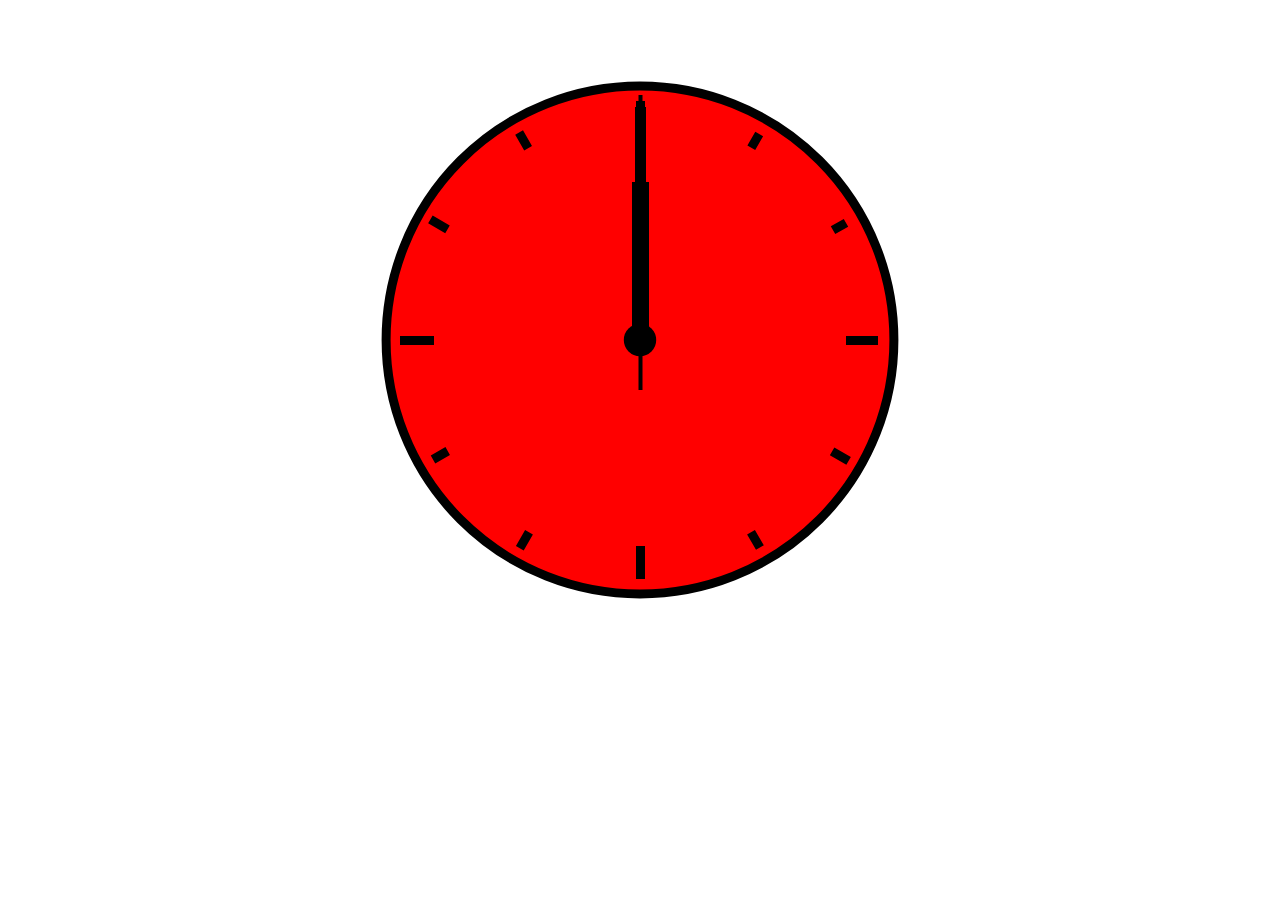
<file: analogClock/index.html>
<!DOCTYPE html>
<html lang="en-US">

<head>
    <meta charset="UTF-8">
    <meta name="viewport" content="width=device-width, initial-scale=1">
    <title>A Digital Analog Clock</title>
    <link rel="stylesheet" href="digitalAnalogClock.css" type="text/css" media="all">
    <script src="digitalAnalogClock.js" defer></script>
</head>

<body>
<main class="main">
    <div class="clockbox">
        <svg id="clock" xmlns="http://www.w3.org/2000/svg" width="600" height="600" viewBox="0 0 600 600">
            <g id="face">
                <circle class="circle" cx="300" cy="300" r="253.9"/>
                <path class="hour-marks" d="M300.5 94V61M506 300.5h32M300.5 506v33M94 300.5H60M411.3 107.8l7.9-13.8M493 190.2l13-7.4M492.1 411.4l16.5 9.5M411 492.3l8.9 15.3M189 492.3l-9.2 15.9M107.7 411L93 419.5M107.5 189.3l-17.1-9.9M188.1 108.2l-9-15.6"/>
                <circle class="mid-circle" cx="300" cy="300" r="16.2"/>
            </g>
            <g id="hour">
                <path class="hour-arm" d="M300.5 298V142"/>
                <circle class="sizing-box" cx="300" cy="300" r="253.9"/>
            </g>
            <g id="minute">
                <path class="minute-arm" d="M300.5 298V67"/>
                <circle class="sizing-box" cx="300" cy="300" r="253.9"/>
            </g>
            <g id="second">
                <path class="second-arm" d="M300.5 350V55"/>
                <circle class="sizing-box" cx="300" cy="300" r="253.9"/>
            </g>
        </svg>
    </div><!-- .clockbox -->
</main>

</body>

</html>
</file>
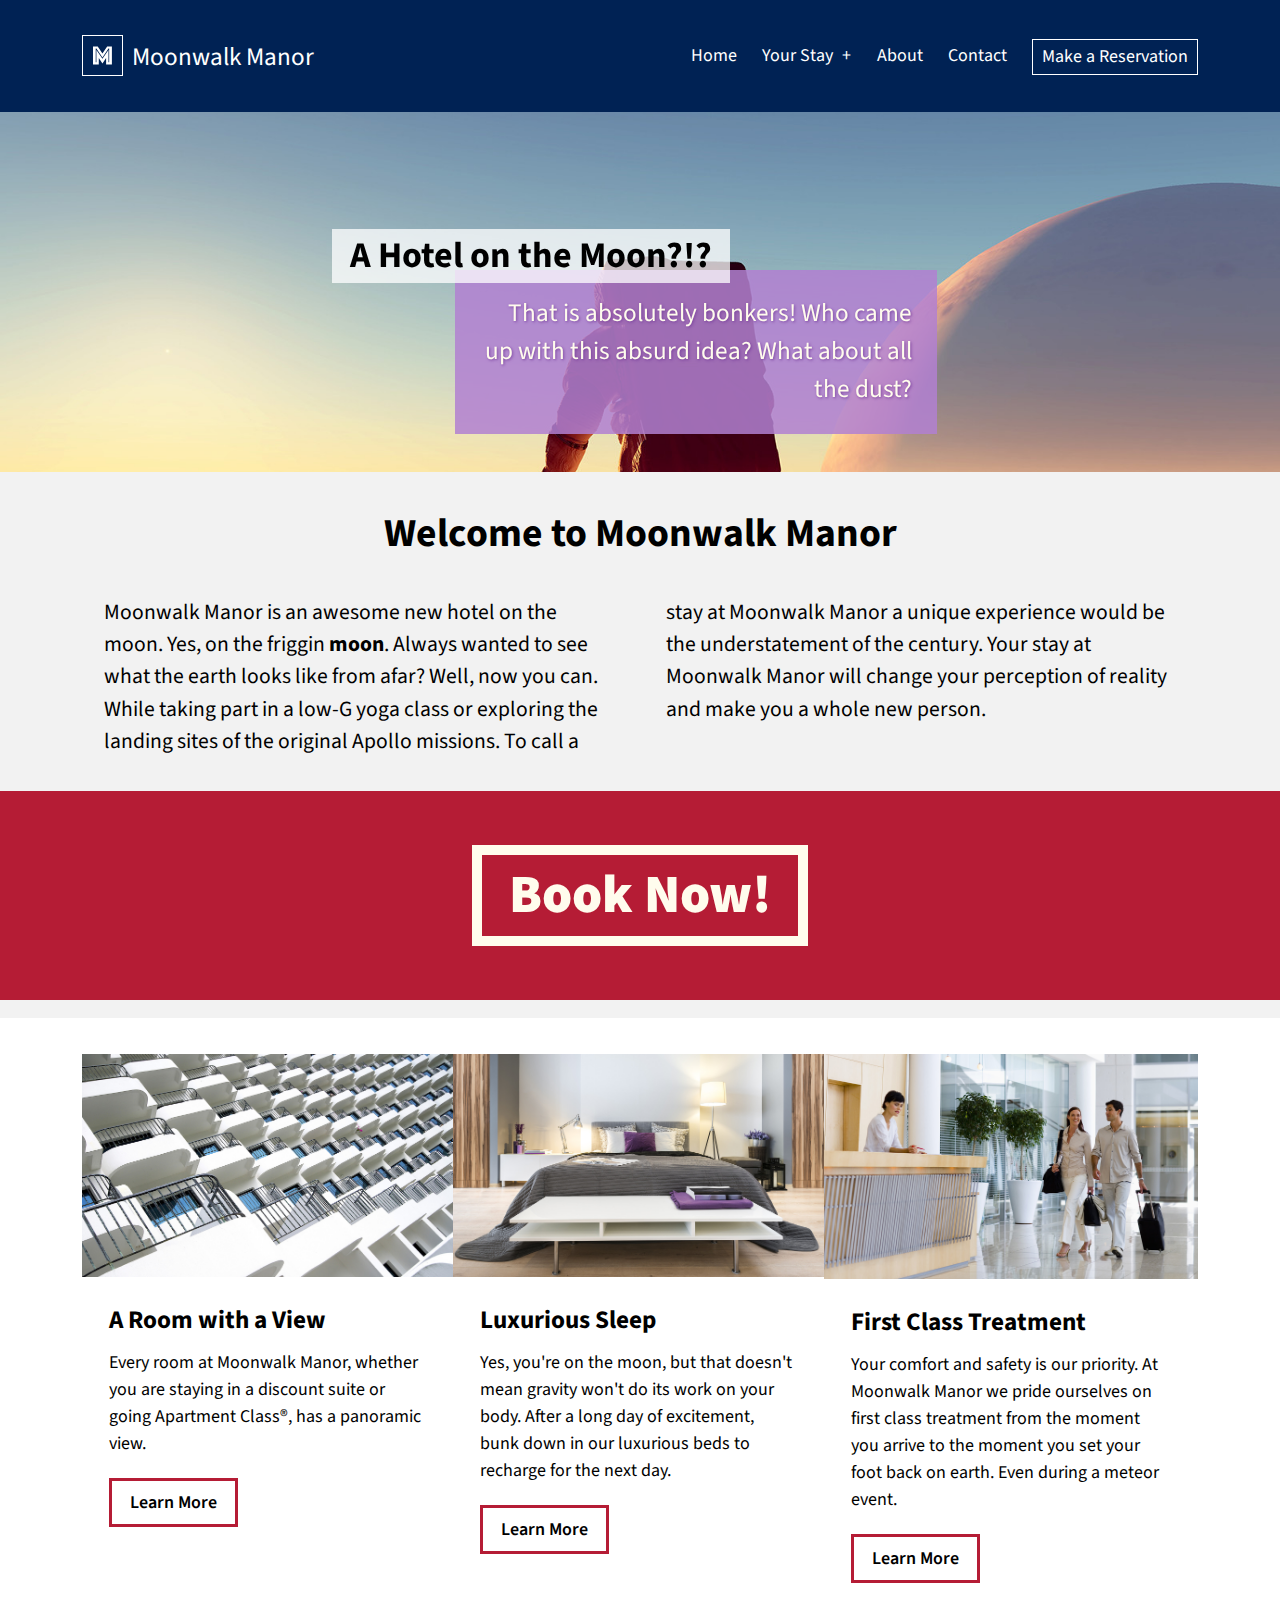
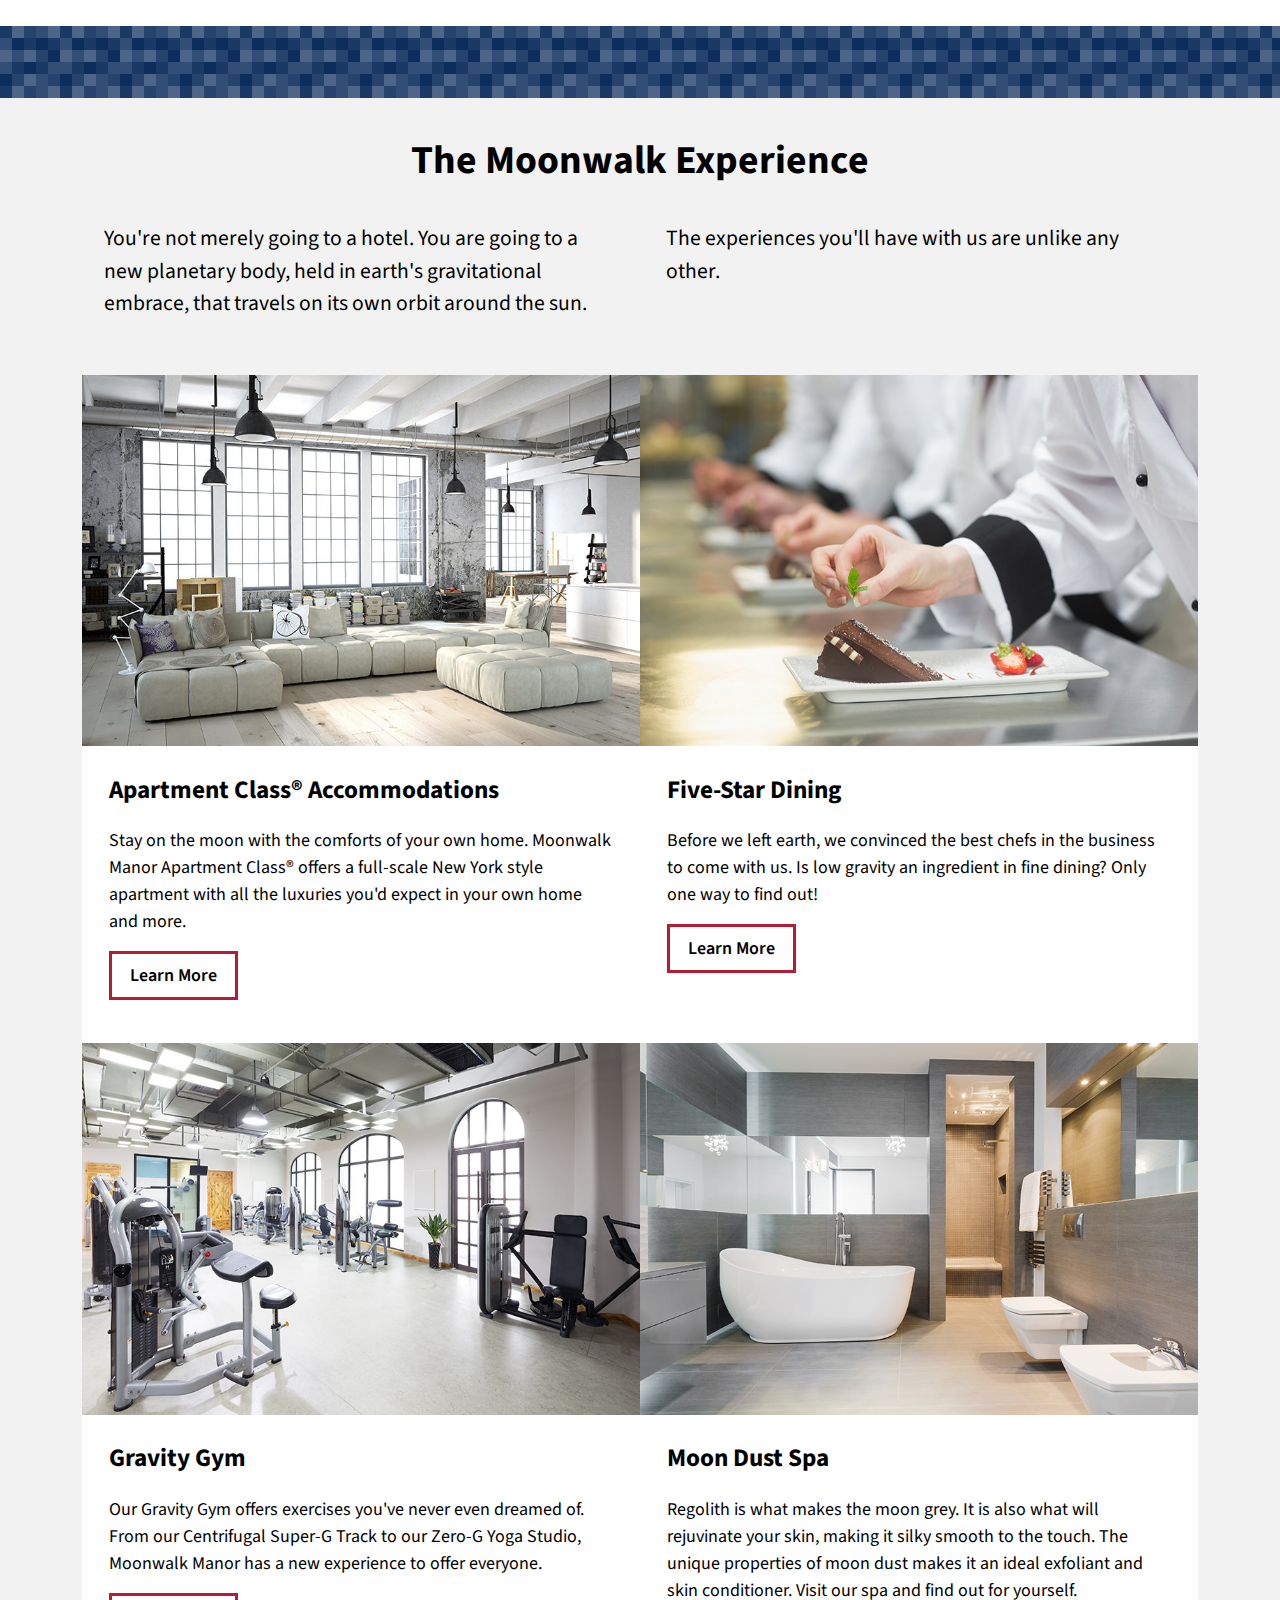
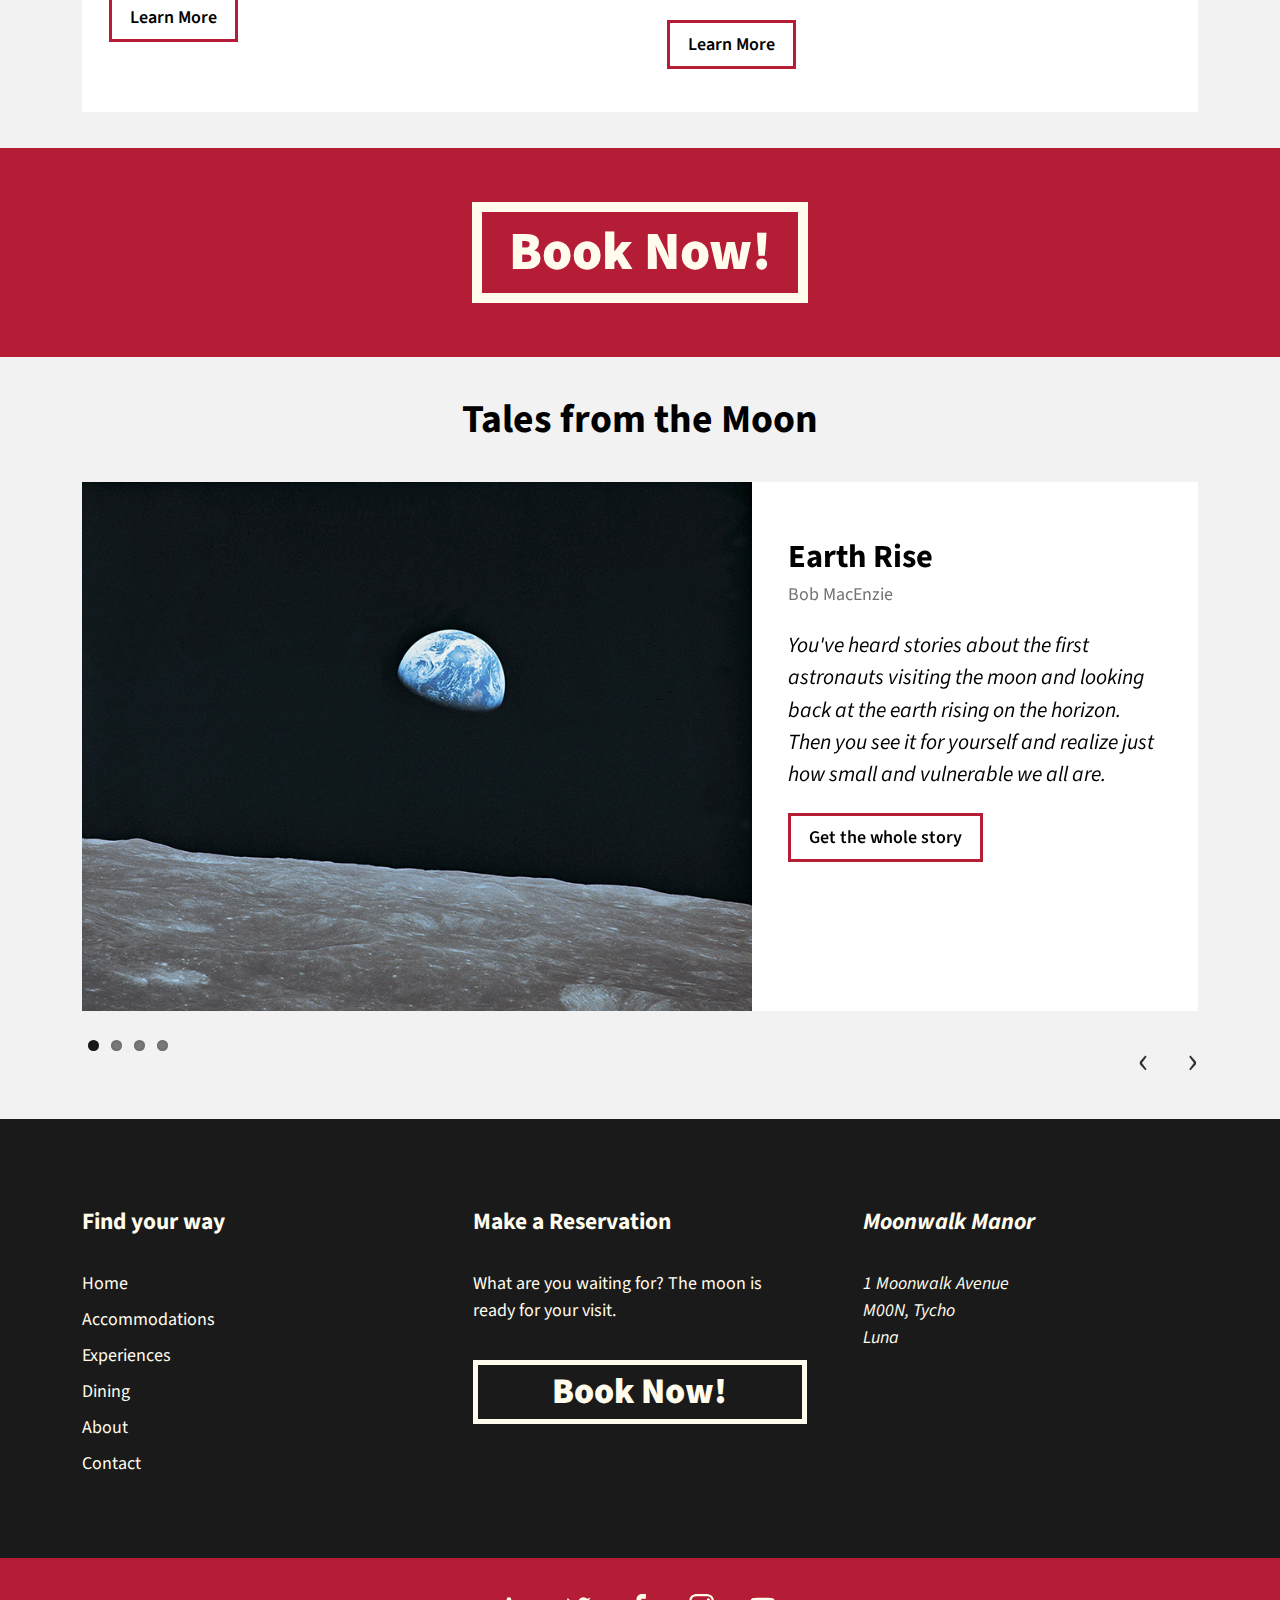
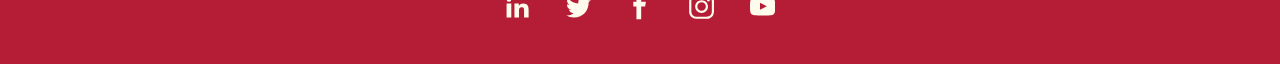
<file: Moonpractice/index.html>
<!DOCTYPE html>
<html lang="en-US">

<head>
    <meta charset="UTF-8">
    <meta name="viewport" content="width=device-width, initial-scale=1">
    <title>Moonwalk Manor - Your Haven in Space</title>
    <link rel="stylesheet" href="//fonts.googleapis.com/css?family=Source+Sans+Pro:400,400i,700,700i,900,900i" type="text/css" media="all">
    <link rel="stylesheet" href="style-main.css" type="text/css" media="all">

    <script src="JS/script.js" defer></script>
    <script src="JS/libs/flexibility.js"></script>
    <script>
        /*! grunt-grunticon Stylesheet Loader - v2.1.6 | https://github.com/filamentgroup/grunticon | (c) 2015 Scott Jehl, Filament Group, Inc. | MIT license. */
        !function(){function e(e,n,t){"use strict";var o=window.document.createElement("link"),r=n||window.document.getElementsByTagName("script")[0],a=window.document.styleSheets;return o.rel="stylesheet",o.href=e,o.media="only x",r.parentNode.insertBefore(o,r),o.onloadcssdefined=function(e){for(var n,t=0;t<a.length;t++)a[t].href&&a[t].href===o.href&&(n=!0);n?e():setTimeout(function(){o.onloadcssdefined(e)})},o.onloadcssdefined(function(){o.media=t||"all"}),o}function n(e,n){e.onload=function(){e.onload=null,n&&n.call(e)},"isApplicationInstalled"in navigator&&"onloadcssdefined"in e&&e.onloadcssdefined(n)}!function(t){var o=function(r,a){"use strict";if(r&&3===r.length){var i=t.navigator,c=t.document,s=t.Image,d=!(!c.createElementNS||!c.createElementNS("http://www.w3.org/2000/svg","svg").createSVGRect||!c.implementation.hasFeature("http://www.w3.org/TR/SVG11/feature#Image","1.1")||t.opera&&-1===i.userAgent.indexOf("Chrome")||-1!==i.userAgent.indexOf("Series40")),l=new s;l.onerror=function(){o.method="png",o.href=r[2],e(r[2])},l.onload=function(){var t=1===l.width&&1===l.height,i=r[t&&d?0:t?1:2];t&&d?o.method="svg":t?o.method="datapng":o.method="png",o.href=i,n(e(i),a)},l.src="[data-uri]",c.documentElement.className+=" grunticon"}};o.loadCSS=e,o.onloadCSS=n,t.grunticon=o}(this),function(e,n){"use strict";var t=n.document,o="grunticon:",r=function(e){if(t.attachEvent?"complete"===t.readyState:"loading"!==t.readyState)e();else{var n=!1;t.addEventListener("readystatechange",function(){n||(n=!0,e())},!1)}},a=function(e){return n.document.querySelector('link[href$="'+e+'"]')},i=function(e){var n,t,r,a,i,c,s={};if(n=e.sheet,!n)return s;t=n.cssRules?n.cssRules:n.rules;for(var d=0;d<t.length;d++)r=t[d].cssText,a=o+t[d].selectorText,i=r.split(");")[0].match(/US\-ASCII\,([^"']+)/),i&&i[1]&&(c=decodeURIComponent(i[1]),s[a]=c);return s},c=function(e){var n,r,a,i;a="data-grunticon-embed";for(var c in e){i=c.slice(o.length);try{n=t.querySelectorAll(i)}catch(s){continue}r=[];for(var d=0;d<n.length;d++)null!==n[d].getAttribute(a)&&r.push(n[d]);if(r.length)for(d=0;d<r.length;d++)r[d].innerHTML=e[c],r[d].style.backgroundImage="none",r[d].removeAttribute(a)}return r},s=function(n){"svg"===e.method&&r(function(){c(i(a(e.href))),"function"==typeof n&&n()})};e.embedIcons=c,e.getCSS=a,e.getIcons=i,e.ready=r,e.svgLoadedCallback=s,e.embedSVG=s}(grunticon,this)}();
        grunticon(["gfx/icons.data.svg.css", "gfx/icons.data.png.css", "gfx/icons.fallback.css"], grunticon.svgLoadedCallback);
    </script>
    <noscript><link href="gfx/icons.fallback.css" rel="stylesheet"></noscript>
</head>

<body>
    <a class="skip-link screen-reader-text" href="#content">Skip to content</a>

    <header class="masthead clear">
        <div class="site-header centered">
            <div class="site-branding">
                <h1 class="site-title"><a href="/"><span class="icon-mmlogo" data-grunticon-embed></span>Moonwalk Manor</a></h1>
            </div><!-- .site-title -->
            <nav id="multi-level-nav" class="menu multi-level-nav">
                <ul>
                    <li><a href="#">Home</a></li>
                    <li class="has-children">
                        <a href="#">Your Stay<button class="dropdown-toggle" aria-expanded="false"><span class="screen-reader-text">Expand child menu</span></button></a>
                        <ul class="sub-menu">
                            <li><a href="#">Experiences</a></li>
                            <li><a href="#">Dining</a></li>
                            <li><a href="#">Amenities</a></li>
                        </ul>
                    </li>
                    <li><a href="#">About</a></li>
                    <li><a href="#">Contact</a></li>
                    <li><a class="reserve" href="#">Make a Reservation</a></li>
                </ul>
            </nav><!-- #multi-level-nav .multi-level-nav -->
        </div><!-- .centered -->

    </header><!-- .masthead -->

    <div id="showcase" class="promo-area">
        <div class="front-slider flexslider">
            <ul class="slides">
                <li>
                    <img src="images/mainpromo/welcome01.jpg" />
                </li>
                <li>
                    <img src="images/mainpromo/welcome02.jpg" />
                </li>
                <li>
                    <img src="images/mainpromo/welcome03.jpg" />
                </li>
                <li>
                    <img src="images/mainpromo/welcome04.jpg" />
                </li>
            </ul>
        </div><!-- .flexslider -->
        <div class="promo-content">
            <div class="promo-text">
                <h2 class="promo-title">A Hotel on the Moon?!?</h2>
                <p class="promo-lede">That is absolutely bonkers! Who came up with this absurd idea? What about all the dust?</p>
            </div><!-- .promo-text -->
        </div><!-- .promo-content -->
    </div><!-- #showcase .promo-area -->

    <main class="main-area">

        <div class="top-pitch centered">
            <h2 class="main-title">Welcome to Moonwalk Manor</h2>
            <p class="teaser two-column">
                Moonwalk Manor is an awesome new hotel on the moon. Yes, on the friggin <strong>moon</strong>. Always wanted to see what the earth looks like from afar? Well, now you can. While taking part in a low-G yoga class or exploring the landing sites of the original Apollo missions. To call a stay at Moonwalk Manor a unique experience would be the understatement of the century. Your stay at Moonwalk Manor will change your perception of reality and make you a whole new person.
            </p>
        </div><!-- .pitch centered -->
        <div class="cta">
            <a href="#" class="hide">Book Now!</a>
            <section id="booking-alert" class="booking-info">
                <div class="centered">
                    <h3 class="content-title">Sorry about that!</h3>
                    <p class="teaser two-column">By some weird coincidence, all the rooms at Moonwalk Manor are booked out for the date you planned to take your trip. Unfortunately we are unable to provide you with sufficient lodging for your party at this time. Moonwalk Manor is very busy and your satisfaction is our top priority. When you take your first steps in the moon dust, your life will change. We are always at your service. Your satisfaction matters to us.</p>
                </div>
            </section><!-- .booking-info -->
        </div><!-- .cta -->

        <section class="main-pitch">
            <div class="three-reasons centered">
                <figure class="reason">
                    <a href="">
                        <img src="images/mainpromo/welcome02.jpg" />
                    </a>
                    <figcaption>
                        <h3 class="content-title">A Room with a View</h3>
                        <p>Every room at Moonwalk Manor, whether you are staying in a discount suite or going Apartment Class&reg;, has a panoramic view.</p>
                        <a class="content-button" href="#">Learn More<span class="screen-reader-text"> about the views.</span></a>
                    </figcaption>
                </figure><!-- .reason -->
                <figure class="reason">
                    <a href="">
                        <img src="images/mainpromo/welcome03.jpg" />
                    </a>
                    <figcaption>
                        <h3 class="content-title">Luxurious Sleep</h3>
                        <p>Yes, you're on the moon, but that doesn't mean gravity won't do its work on your body. After a long day of excitement, bunk down in our luxurious beds to recharge for the next day.</p>
                        <a class="content-button" href="#">Learn More<span class="screen-reader-text"> about our amazing beds.</span></a>
                    </figcaption>
                </figure><!-- .reason -->
                <figure class="reason">
                    <a href="">
                        <img src="images/mainpromo/welcome04.jpg" />
                    </a>
                    <figcaption>
                        <h3 class="content-title">First Class Treatment</h3>
                        <p>Your comfort and safety is our priority. At Moonwalk Manor we pride ourselves on first class treatment from the moment you arrive to the moment you set your foot back on earth. Even during a meteor event.</p>
                        <a class="content-button" href="#">Learn More<span class="screen-reader-text"> about meteor shelters and our liability waiver.</span></a>
                    </figcaption>
                </figure><!-- .reason -->
            </div><!-- .three-reasons centered -->
        </section><!-- .main-pitch -->

        <section class="pitch">
            <div class="centered">
                <h2 class="main-title">The Moonwalk Experience</h2>
                <p class="teaser two-column">
                    You're not merely going to a hotel. You are going to a new planetary body, held in earth's gravitational embrace, that travels on its own orbit around the sun. The experiences you'll have with us are unlike any other.
                </p>
            </div><!-- .centered -->
        </section><!-- .pitch centered -->

        <section class="features centered">
            <figure class="feature">
                <a href="#">
                    <img src="images/experience/apartmentclass.jpg" />
                </a>
                <figcaption>
                    <h3 class="content-title">Apartment Class&reg; Accommodations</h3>
                    <p>Stay on the moon with the comforts of your own home. Moonwalk Manor Apartment Class&reg; offers a full-scale New York style apartment with all the luxuries you'd expect in your own home and more.</p>
                    <a class="content-button" href="#">Learn More<span class="screen-reader-text"> about Apartment Class&reg; living.</span></a>
                </figcaption>
            </figure><!-- .feature -->
            <figure class="feature">
                <a href="#">
                    <img src="images/experience/fivestardining.jpg" />
                </a>
                <figcaption>
                    <h3 class="content-title">Five-Star Dining</h3>
                    <p>Before we left earth, we convinced the best chefs in the business to come with us. Is low gravity an ingredient in fine dining? Only one way to find out!</p>
                    <a class="content-button" href="#">Learn More<span class="screen-reader-text"> about Explosive Decompression Ice Cream.</span></a>
                </figcaption>
            </figure><!-- .feature -->
            <figure class="feature">
                <a href="#">
                    <img src="images/experience/gravitygym.jpg" />
                </a>
                <figcaption>
                    <h3 class="content-title">Gravity Gym</h3>
                    <p>Our Gravity Gym offers exercises you've never even dreamed of. From our Centrifugal Super-G Track to our Zero-G Yoga Studio, Moonwalk Manor has a new experience to offer everyone.</p>
                    <a class="content-button" href="#">Learn More<span class="screen-reader-text"> about freefall vertigo.</span></a>
                </figcaption>
            </figure><!-- .feature -->
            <figure class="feature">
                <a href="#">
                    <img src="images/experience/spa.jpg" />
                </a>
                <figcaption>
                    <h3 class="content-title">Moon Dust Spa</h3>
                    <p>Regolith is what makes the moon grey. It is also what will rejuvinate  your skin, making it silky smooth to the touch. The unique properties of moon dust makes it an ideal exfoliant and skin conditioner. Visit our spa and find out for yourself.</p>
                    <a class="content-button" href="#">Learn More<span class="screen-reader-text"> about regolith rash.</span></a>
                </figcaption>
            </figure><!-- .feature -->

        </section><!-- .features centered -->

        <div class="cta">
            <a href="#">Book Now!</a>
        </div><!-- .cta -->

        <h2 class="main-title">Tales from the Moon</h2>
        <section class="stories centered">
            <!-- slider -->
            <div class="story-slider flexslider">
                <ul class="slides">
                    <li>
                        <figure class="story-wrapper">
                            <img src="images/testimonials/bluepebble.jpg" alt="">
                            <figcaption class="story">
                                <h3 class="story-header">Earth Rise</h3>
                                <div class="author">Bob MacEnzie</div>
                                <p>You've heard stories about the first astronauts visiting the moon and looking back at the earth rising on the horizon. Then you see it for yourself and realize just how small and vulnerable we all are.</p>
                                <a href="#" class="content-button">Get the whole story</a>
                            </figcaption>
                        </figure>
                    </li>
                    <li>
                        <figure class="story-wrapper">
                            <img src="images/testimonials/earth.jpg" alt="">
                            <figcaption class="story">
                                <h3 class="story-header">Earth Seen from Heaven</h3>
                                <div class="author">Judy Blench</div>
                                <p>Rising up through the atmosphere, I saw the three-dimensionality of Earth for the first time. I was a flat-earther until that moment, but now I realize the turtles must be in a different dimension.</p>
                                <a href="#" class="content-button">Get the whole story</a>
                            </figcaption>
                        </figure>
                    </li>
                    <li>
                        <figure class="story-wrapper">
                            <img src="images/testimonials/footprint.jpg" alt="">
                            <figcaption class="story">
                                <h3 class="story-header">Footprints in the Regolith</h3>
                                <div class="author">Maiken Endersen</div>
                                <p>One small step for man. A million small footprints from giddy tourists. I wonder if anyone will look at a picture of mine in the future and dream of being the first woman on a new planet.</p>
                                <a href="#" class="content-button">Get the whole story</a>
                            </figcaption>
                        </figure>
                    </li>
                    <li>
                        <figure class="story-wrapper">
                            <img src="images/testimonials/zerog.jpg" alt="">
                            <figcaption class="story">
                                <h3 class="story-header">Falling through gravity</h3>
                                <div class="author">Maiken Endersen</div>
                                <p>I thought I knew yoga and how to control my body. Was I ever wrong. I have learned more about myself in two days in the Zero-G Yoga Studio than I had in 20 years of regular floor-based practice.</p>
                                <a href="#" class="content-button">Get the whole story</a>
                            </figcaption>
                        </figure>
                    </li>
                </ul>
            </div><!-- .story-slider -->
        </section><!-- .stories centered -->

    </main><!-- .main-area -->

    <footer class="footer">
        <section class="footer-widgets centered">
            <div class="widget footer-menu">
                <h4 class="widget-title">Find your way</h4>
                <ul>
                    <li><a href="#">Home</a></li>
                    <li><a href="#">Accommodations</a></li>
                    <li><a href="#">Experiences</a></li>
                    <li><a href="#">Dining</a></li>
                    <li><a href="#">About</a></li>
                    <li><a href="#">Contact</a></li>
                </ul>
            </div><!-- .widget -->
            <div class="widget footer-cta">
                <h4 class="widget-title">Make a Reservation</h4>
                <p>What are you waiting for? The moon is ready for your visit.</p>
                <a href="#">Book Now!</a>

            </div><!-- .widget -->
            <div class="widget footer-address">
                <address>
                    <h4 class="widget-title">Moonwalk Manor</h4>
                    <p>
                        1 Moonwalk Avenue<br>
                        M00N, Tycho<br>
                        Luna
                    </p>
                </address>
            </div><!-- .widget -->
        </section><!-- .footer-widgets -->
        <nav class="social-nav" role="navigation">
            <ul>
                <li><a class="icon-linkedin" data-grunticon-embed href="https://linkedin.com"><span class="screen-reader-text">LinkedIn</span></a></li>
                <li><a class="icon-twitter" data-grunticon-embed href="https://twitter.com"><span class="screen-reader-text">Twitter</span></a></li>
                <li><a class="icon-facebook" data-grunticon-embed href="https://facebook.com"><span class="screen-reader-text">Facebook</span></a></li>
                <li><a class="icon-instagram" data-grunticon-embed href="https://instagram.com"><span class="screen-reader-text">Instagram</span></a></li>
                <li><a class="icon-youtube" data-grunticon-embed href="https://youtube.com"><span class="screen-reader-text">YouTube</span></a></li>
            </ul>
        </nav><!-- .social-nav -->
    </footer><!-- .footer -->

    <script src="JS/libs/jquery-2.1.3.min.js"></script>
    <script src="JS/libs/jquery.flexslider-min.js"></script>
    <script src="JS/menu-toggle.js"></script>
    <script src="JS/flexslider.js"></script>

</body>

</html>
</file>
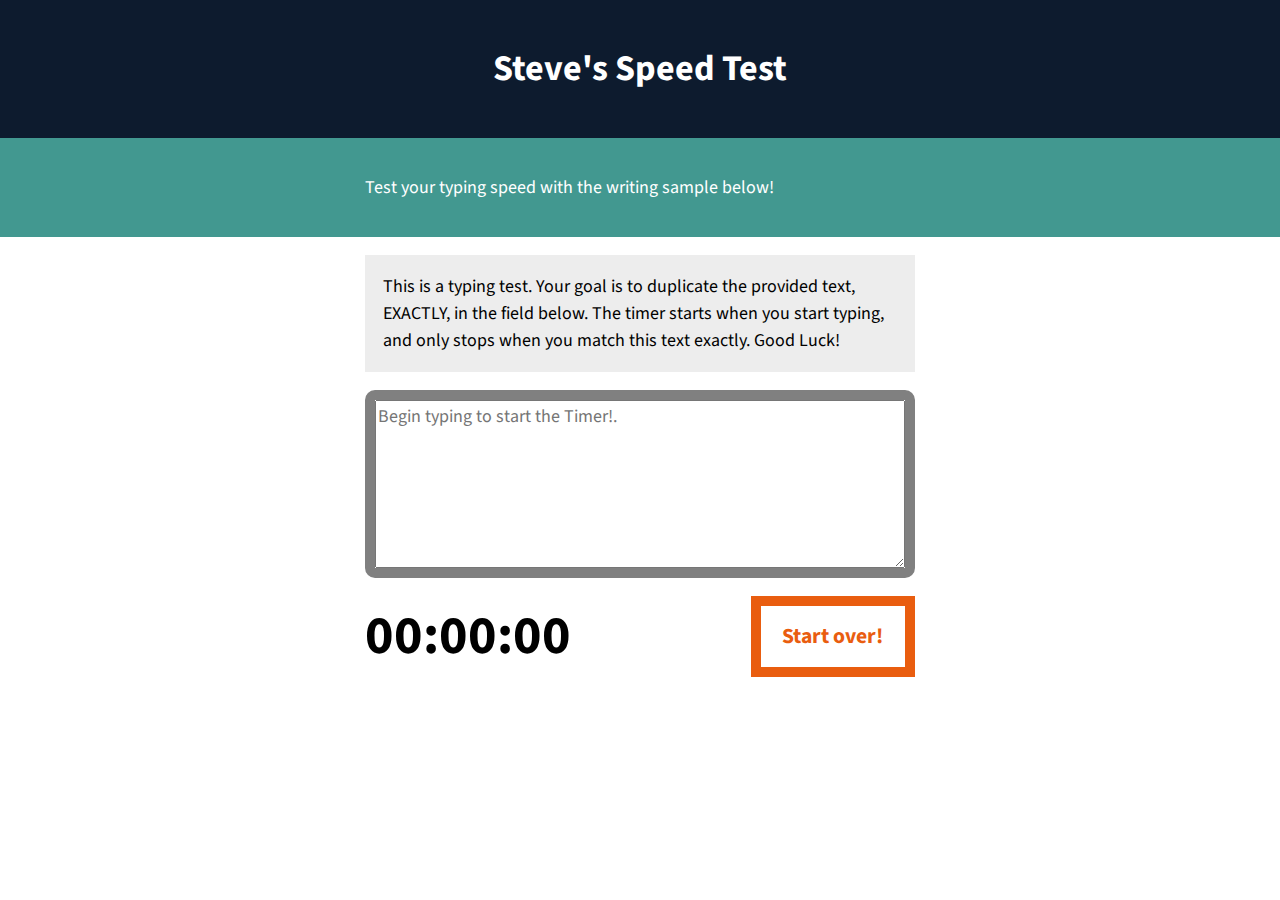
<file: typeTime/index.html>
<!DOCTYPE html>
<html lang="en-US">

<head>
    <meta charset="UTF-8">
    <meta name="viewport" content="width=device-width, initial-scale=1">
    <title>Steve's Typing Speed Test</title>
    <script src="script.js" async></script>
    <link rel="stylesheet" href="//fonts.googleapis.com/css?family=Source+Sans+Pro:400,400i,700,700i,900,900i" type="text/css" media="all">
    <link rel="stylesheet" href="style.css">
</head>

<body>
    <header class="masthead">
        <h1>Steve's Speed Test</h1>
    </header>
    <main class="main">
        <article class="intro">
            <p>Test your typing speed with the writing sample below!</p>
        </article><!-- .intro -->
        <section class="test-area">
            <div id="origin-text">
                <p>This is a typing test. Your goal is to duplicate the provided text, EXACTLY, in the field below. The timer starts when you start typing, and only stops when you match this text exactly. Good Luck!</p>
            </div><!-- #origin-text -->

            <div class="test-wrapper">
                <textarea id="test-area" name="textarea" rows="6" placeholder="Begin typing to start the Timer!."></textarea>
            </div><!-- .test-wrapper -->

            <div class="meta">
                <section id="clock">
                    <div class="timer">00:00:00</div>
                </section>

                <button id="reset">Start over!</button>
            </div><!-- .meta -->
        </section><!-- .test-area -->
    </main>

</body>

</html>
</file>
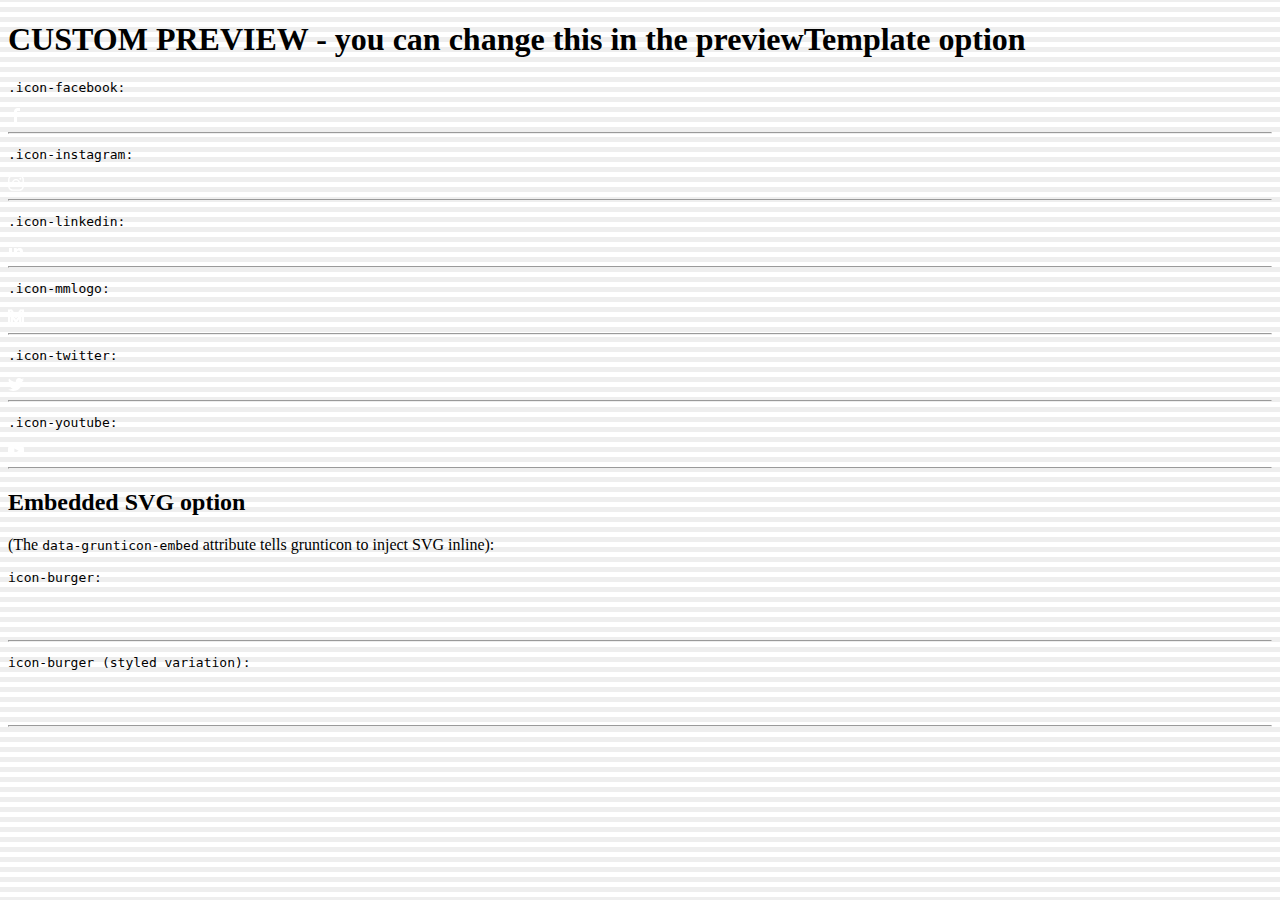
<file: Moonpractice/gfx/preview.html>
<!doctype HTML>
<html>
	<head>
		<title>Icons Preview!</title>
		<meta charset="utf-8">
		<style>
			body {
				background-image: linear-gradient(#eee 25%, transparent 25%, transparent), linear-gradient(#eee 25%, transparent 25%, transparent), linear-gradient(transparent 75%, #eee 75%), linear-gradient(transparent 75%, #eee 75%);
				width: auto;
				background-size: 10px 10px;
			}
		</style>
		<script>
			/*! grunt-grunticon Stylesheet Loader - v2.1.6 | https://github.com/filamentgroup/grunticon | (c) 2015 Scott Jehl, Filament Group, Inc. | MIT license. */

!function(){function e(e,n,t){"use strict";var o=window.document.createElement("link"),r=n||window.document.getElementsByTagName("script")[0],a=window.document.styleSheets;return o.rel="stylesheet",o.href=e,o.media="only x",r.parentNode.insertBefore(o,r),o.onloadcssdefined=function(e){for(var n,t=0;t<a.length;t++)a[t].href&&a[t].href===o.href&&(n=!0);n?e():setTimeout(function(){o.onloadcssdefined(e)})},o.onloadcssdefined(function(){o.media=t||"all"}),o}function n(e,n){e.onload=function(){e.onload=null,n&&n.call(e)},"isApplicationInstalled"in navigator&&"onloadcssdefined"in e&&e.onloadcssdefined(n)}!function(t){var o=function(r,a){"use strict";if(r&&3===r.length){var i=t.navigator,c=t.document,s=t.Image,d=!(!c.createElementNS||!c.createElementNS("http://www.w3.org/2000/svg","svg").createSVGRect||!c.implementation.hasFeature("http://www.w3.org/TR/SVG11/feature#Image","1.1")||t.opera&&i.userAgent.indexOf("Chrome")===-1||i.userAgent.indexOf("Series40")!==-1),l=new s;l.onerror=function(){o.method="png",o.href=r[2],e(r[2])},l.onload=function(){var t=1===l.width&&1===l.height,i=r[t&&d?0:t?1:2];t&&d?o.method="svg":t?o.method="datapng":o.method="png",o.href=i,n(e(i),a)},l.src="[data-uri]",c.documentElement.className+=" grunticon"}};o.loadCSS=e,o.onloadCSS=n,t.grunticon=o}(this),function(e,n){"use strict";var t=n.document,o="grunticon:",r=function(e){if(t.attachEvent?"complete"===t.readyState:"loading"!==t.readyState)e();else{var n=!1;t.addEventListener("readystatechange",function(){n||(n=!0,e())},!1)}},a=function(e){return n.document.querySelector('link[href$="'+e+'"]')},i=function(e){var n,t,r,a,i,c,s={};if(n=e.sheet,!n)return s;t=n.cssRules?n.cssRules:n.rules;for(var d=0;d<t.length;d++)r=t[d].cssText,a=o+t[d].selectorText,i=r.split(");")[0].match(/US\-ASCII\,([^"']+)/),i&&i[1]&&(c=decodeURIComponent(i[1]),s[a]=c);return s},c=function(e){var n,r,a,i;a="data-grunticon-embed";for(var c in e){i=c.slice(o.length);try{n=t.querySelectorAll(i)}catch(e){continue}r=[];for(var s=0;s<n.length;s++)null!==n[s].getAttribute(a)&&r.push(n[s]);if(r.length)for(s=0;s<r.length;s++)r[s].innerHTML=e[c],r[s].style.backgroundImage="none",r[s].removeAttribute(a)}return r},s=function(n){"svg"===e.method&&r(function(){c(i(a(e.href))),"function"==typeof n&&n()})};e.embedIcons=c,e.getCSS=a,e.getIcons=i,e.ready=r,e.svgLoadedCallback=s,e.embedSVG=s}(grunticon,this)}();
			
			grunticon(["icons.data.svg.css", "icons.data.png.css", "icons.fallback.css"], grunticon.svgLoadedCallback);
		</script>
		<noscript><link href="icons.fallback.css" rel="stylesheet"></noscript>
	</head>
	<body>

		<h1>CUSTOM PREVIEW - you can change this in the previewTemplate option</h1>
			<pre><code>.icon-facebook:</code></pre><div class="icon-facebook" style="width: 16px; height: 16px;" ></div><hr/>
			<pre><code>.icon-instagram:</code></pre><div class="icon-instagram" style="width: 16px; height: 16px;" ></div><hr/>
			<pre><code>.icon-linkedin:</code></pre><div class="icon-linkedin" style="width: 16px; height: 16px;" ></div><hr/>
			<pre><code>.icon-mmlogo:</code></pre><div class="icon-mmlogo" style="width: 16px; height: 16px;" ></div><hr/>
			<pre><code>.icon-twitter:</code></pre><div class="icon-twitter" style="width: 16px; height: 16px;" ></div><hr/>
			<pre><code>.icon-youtube:</code></pre><div class="icon-youtube" style="width: 16px; height: 16px;" ></div><hr/>

		<h2 id="embedded-svg-option">Embedded SVG option</h2>
		<p>(The <code>data-grunticon-embed</code> attribute tells grunticon to inject SVG inline):</p>

		<pre><code>icon-burger:</code></pre><div class="icon-burger" data-grunticon-embed style="width: px; height: px;" ></div><hr/>

		<style>
			.icon-burger {
				width: 32px;
				height: 30px;
				display: inline-block;
			}
			  .icon-burger.alt .cheese {
		                fill: red;
		            }
				 .icon-burger.alt .buns {
		                fill: orange;
		            }
				  .icon-burger.alt .burger {
		                fill: yellow;
		            }
		 		 .icon-burger.alt .lettuce {
		                fill: green;
		            }

		</style>

		<pre><code>icon-burger (styled variation):</code></pre><div class="icon-burger alt" data-grunticon-embed></div><hr/>



</body>
</html>
</file>
<file: analogClock/digitalAnalogClock.css>
/* Layout */
.main {
    display: flex;
    padding: 2em;
    height: 90vh;
    justify-content: center;
    align-items: middle;
}

.clockbox,
#clock {
    width: 100%;
}

/* Clock styles */
.circle {
    fill: red;
    stroke: #000;
    stroke-width: 9;
    stroke-miterlimit: 10;
}

.mid-circle {
    fill: #000;
}
.hour-marks {
    fill: none;
    stroke: #000;
    stroke-width: 9;
    stroke-miterlimit: 10;
}

.hour-arm {
    fill: none;
    stroke: #000;
    stroke-width: 17;
    stroke-miterlimit: 10;
}

.minute-arm {
    fill: none;
    stroke: #000;
    stroke-width: 11;
    stroke-miterlimit: 10;
}

.second-arm {
    fill: none;
    stroke: #000;
    stroke-width: 4;
    stroke-miterlimit: 10;
}

/* Transparent box ensuring arms center properly. */
.sizing-box {
    fill: none;
}

/* Make all arms rotate around the same center point. */
/* Optional: Use transition for animation. */
#hour,
#minute,
#second {
    transform-origin: 300px 300px;
    /*transition: transform .5s ease-in-out;*/
}
</file>
<file: Moonpractice/gfx/icons.fallback.css>
.icon-facebook { background-image: url('png/facebook.png'); background-repeat: no-repeat; }

.icon-instagram { background-image: url('png/instagram.png'); background-repeat: no-repeat; }

.icon-linkedin { background-image: url('png/linkedin.png'); background-repeat: no-repeat; }

.icon-mmlogo { background-image: url('png/mmlogo.png'); background-repeat: no-repeat; }

.icon-twitter { background-image: url('png/twitter.png'); background-repeat: no-repeat; }

.icon-youtube { background-image: url('png/youtube.png'); background-repeat: no-repeat; }
</file>
<file: typeTime/style.css>
/*--------------------------------------------------------------
Typography
--------------------------------------------------------------*/

body,
button,
input,
select,
textarea {
	font-family: 'Source Sans Pro', 'Helvetica', Arial, sans-serif;
	font-size: 18px;
	line-height: 1.5;
}

h1,
h2,
h3,
h4,
h5,
h6 {
	clear: both;
}

p {
	margin-bottom: 1.5em;
}

b,
strong {
	font-weight: bold;
}

dfn,
cite,
em,
i {
	font-style: italic;
}

blockquote {
	margin: 0 1.5em;
}

address {
	margin: 0 0 1.5em;
}

pre {
	background: #eee;
	font-family: "Courier 10 Pitch", Courier, monospace;
	font-size: 15px;
	font-size: 1.5rem;
	line-height: 1.6;
	margin-bottom: 1.6em;
	max-width: 100%;
	overflow: auto;
	padding: 1.6em;
}

code,
kbd,
tt,
var {
	font: 15px Monaco, Consolas, "Andale Mono", "DejaVu Sans Mono", monospace;
}

abbr,
acronym {
	border-bottom: 1px dotted #666;
	cursor: help;
}

mark,
ins {
	background: #fff9c0;
	text-decoration: none;
}

sup,
sub {
	font-size: 75%;
	height: 0;
	line-height: 0;
	position: relative;
	vertical-align: baseline;
}

sup {
	bottom: 1ex;
}

sub {
	top: .5ex;
}

small {
	font-size: 75%;
}

big {
	font-size: 125%;
}

/*--------------------------------------------------------------
Layout
--------------------------------------------------------------*/
body {
    margin: 0;
    padding: 0;
}

.masthead {
    padding: 1em 2em;
    background-color: #0D1B2E;
    color: white;
}

.masthead h1 {
    text-align: center;
}

.intro {
    padding: 2em 2em;
    color: #ffffff;
    background: #429890;
}


.intro p,
.test-area {
    margin: 0 auto;
    max-width: 550px;
}

.test-area {
    margin-bottom: 4em;
    padding: 0 2em;
}

.test-wrapper {
    border: 10px solid grey;
    border-radius: 10px;
}

#origin-text {
    margin: 1em 0;
    padding: 1em 1em 0;
    background-color: #ededed;
}

#origin-text p {
    margin: 0;
    padding-bottom: 1em;
}

.test-wrapper {
    height: 200%;
    display: flex;
}

.test-wrapper textarea {
    flex: 1;
}

.meta {
    margin-top: 1em;
    display: flex;
    justify-content: space-between;
    flex-wrap: wrap;
}

.timer {
    font-size: 3em;
    font-weight: bold;
}

#reset {
    padding: .5em 1em;
    font-size: 1.2em;
    font-weight: bold;
    color: #E95D0F;
    background: white ;
    border: 10px solid #E95D0F;
}

#reset:hover {
    color: white;
    background-color: #E95D0F;
}
</file>
<file: Moonpractice/style-main.css>
/*--------------------------------------------------------------
CSS Reset
--------------------------------------------------------------*/
html {
	font-family: sans-serif;
	-webkit-text-size-adjust: 100%;
	-ms-text-size-adjust:     100%;
}

body {
	margin: 0;
	background-color: hsl(0, 0%, 95%);
}

article,
aside,
details,
figcaption,
figure,
footer,
header,
main,
menu,
nav,
section,
summary {
	display: block;
}

audio,
canvas,
progress,
video {
	display: inline-block;
	vertical-align: baseline;
}

audio:not([controls]) {
	display: none;
	height: 0;
}

[hidden],
template {
	display: none;
}

a {
	background-color: transparent;
}

a:active,
a:hover {
	outline: 0;
}

abbr[title] {
	border-bottom: 1px dotted;
}

b,
strong {
	font-weight: bold;
}

dfn {
	font-style: italic;
}

h1 {
	font-size: 2em;
	margin: 0.67em 0;
}

mark {
	background: #ff0;
	color: #000;
}

small {
	font-size: 80%;
}

sub,
sup {
	font-size: 75%;
	line-height: 0;
	position: relative;
	vertical-align: baseline;
}

sup {
	top: -0.5em;
}

sub {
	bottom: -0.25em;
}

img {
	display: block;
	border: 0;
	width: 100%;
	height: auto;
}

svg:not(:root) {
	overflow: hidden;
}

figure {
	margin: 0;
}

hr {
	box-sizing: content-box;
	height: 0;
}

pre {
	overflow: auto;
}

code,
kbd,
pre,
samp {
	font-family: monospace, monospace;
	font-size: 1em;
}

button,
input,
optgroup,
select,
textarea {
	color: inherit;
	font: inherit;
	margin: 0;
}

button {
	overflow: visible;
}

button,
select {
	text-transform: none;
}

button,
html input[type="button"],
input[type="reset"],
input[type="submit"] {
	-webkit-appearance: button;
	cursor: pointer;
}

button[disabled],
html input[disabled] {
	cursor: default;
}

button::-moz-focus-inner,
input::-moz-focus-inner {
	border: 0;
	padding: 0;
}

input {
	line-height: normal;
}

input[type="checkbox"],
input[type="radio"] {
	box-sizing: border-box;
	padding: 0;
}

input[type="number"]::-webkit-inner-spin-button,
input[type="number"]::-webkit-outer-spin-button {
	height: auto;
}

input[type="search"] {
	-webkit-appearance: textfield;
	box-sizing: content-box;
}

input[type="search"]::-webkit-search-cancel-button,
input[type="search"]::-webkit-search-decoration {
	-webkit-appearance: none;
}

fieldset {
	border: 1px solid #c0c0c0;
	margin: 0 2px;
	padding: 0.35em 0.625em 0.75em;
}

legend {
	border: 0;
	padding: 0;

}

textarea {
	overflow: auto;
}

optgroup {
	font-weight: bold;
}

table {
	border-collapse: collapse;
	border-spacing: 0;
}

td,
th {
	padding: 0;
}

/*--------------------------------------------------------------
Accessibility
--------------------------------------------------------------*/
/* Text meant only for screen readers */
.screen-reader-text {
	clip: rect(1px, 1px, 1px, 1px);
	position: absolute !important;
	height: 1px;
	width: 1px;
	overflow: hidden;
}

.screen-reader-text:hover,
.screen-reader-text:active,
.screen-reader-text:focus {
	background-color: #f1f1f1;
	border-radius: 3px;
	box-shadow: 0 0 2px 2px rgba(0, 0, 0, 0.6);
	clip: auto !important;
	color: #21759b;
	display: block;
	font-size: 14px;
	font-weight: bold;
	height: auto;
	left: 5px;
	line-height: normal;
	padding: 15px 23px 14px;
	text-decoration: none;
	top: 5px;
	width: auto;
	z-index: 100000; /* Above WP toolbar */
}

/*--------------------------------------------------------------
Layouts
--------------------------------------------------------------*/

.centered {
    margin: 0 auto;
    padding: 0 1em;
}

@media screen and (min-width: 62em) {
    .centered {
        max-width: 62em;
    }
}

/*--------------------------------------------------------------
Typography
--------------------------------------------------------------*/

body,
button,
input,
select,
textarea {
	font-family: 'Source Sans Pro', 'Helvetica', Arial, sans-serif;
	font-size: 18px;
	line-height: 1.5;
}

h1,
h2,
h3,
h4,
h5,
h6 {
	clear: both;
}

p {
	margin-bottom: 1.5em;
}

b,
strong {
	font-weight: bold;
}

dfn,
cite,
em,
i {
	font-style: italic;
}

blockquote {
	margin: 0 1.5em;
}

address {
	margin: 0 0 1.5em;
}

pre {
	background: #eee;
	font-family: "Courier 10 Pitch", Courier, monospace;
	font-size: 15px;
	font-size: 1.5rem;
	line-height: 1.6;
	margin-bottom: 1.6em;
	max-width: 100%;
	overflow: auto;
	padding: 1.6em;
}

code,
kbd,
tt,
var {
	font: 15px Monaco, Consolas, "Andale Mono", "DejaVu Sans Mono", monospace;
}

abbr,
acronym {
	border-bottom: 1px dotted #666;
	cursor: help;
}

mark,
ins {
	background: #fff9c0;
	text-decoration: none;
}

sup,
sub {
	font-size: 75%;
	height: 0;
	line-height: 0;
	position: relative;
	vertical-align: baseline;
}

sup {
	bottom: 1ex;
}

sub {
	top: .5ex;
}

small {
	font-size: 75%;
}

big {
	font-size: 125%;
}

/* Global layouts */
@media screen and (min-width: 700px) {
    .two-column {
        column-count: 2;
        column-gap: 2.4em;
    }
}

/* Global buttons */
.content-button {
	padding: .5em 1em;
	border: 3px solid #B51C35;
	/*border-radius: 10px;*/
	font-weight: 600;
}

a.content-button {
	color: black;
	text-decoration: none;
}

a.content-button:focus,
a.content-button:hover {
	background: #B51C35;
	color: #FFFCED;
}
/*--------------------------------------------------------------
Header styles
--------------------------------------------------------------*/

.masthead {
    padding: 1em 0;
    background-color: #002254;
}

@media screen and (min-width: 25em) {
    .site-header {
        -js-display: flex;
        display: flex;
        flex-wrap: wrap;
        justify-content: space-between;
        align-items: center;
    }
}

.site-branding {
    margin-right: 1em;
}

.site-branding a {
    text-decoration: none;
}

.site-branding a:focus,
.site-branding a:hover {
    text-decoration: underline white;
}

.icon-mmlogo {
    -js-display: flex;
    display: flex;
    width: .75em;
    height: .75em;
    margin-right: .35em;
    padding: .4em;
    border: 1px solid white;
}

.icon-mmlogo svg {
    width: 100%;
    height: 100%;
}

.site-title {
    font-size: 1.4em;
}

.site-title a {
    -js-display: flex;
    display: flex;
    align-items: baseline;
    margin: 0;
    font-weight: 400;
    text-align: center;
    color: white;
}

/*--------------------------------------------------------------
Mobile-first menu
--------------------------------------------------------------*/

.multi-level-nav ul {
    margin: 0;
    padding: 0;
	list-style-type: none;
}

.multi-level-nav a {
    display: block;
    padding: .6em 0;
    color: white;
    text-decoration: none;
    border-bottom: 1px solid hsla(0, 0%, 100%, .1);
    transition: all .4s;
}

.multi-level-nav a:focus,
.multi-level-nav a:hover {
    padding-left: 1em;
    background: white;
    color: #002254;
}

@media screen and (max-width: 25em){
	.multi-level-nav li li a {
		padding-left: 1em;
	}

    .multi-level-nav li li a:focus,
    .multi-level-nav li li a:hover {
        padding-left: 1.8em;
    }

    .multi-level-nav ul ul li a::before {
        margin: 0 .4em 0 -.8em ;
        content: '–';
    }

	.dropdown-toggle {
		display: none;
	}

    .multi-level-nav > ul:last-of-type > li:nth-last-child(2) > a {
        border-bottom: none;
    }

    a.reserve {
        margin-top: .4em;
        text-align: center;
        font-weight: 600;
        border: 1px solid white;

    }

    a.reserve:focus,
    a.reserve:hover {
        padding-left: 0;
        background: white;
        color: #002254;
    }
}

@media screen and (min-width: 25em){
	.multi-level-nav ul {
        display: flex;
        flex-wrap: wrap;
        justify-content: space-between;
	}

	.multi-level-nav li {
        flex: 1 0 auto;
		position: relative;
	}

    .multi-level-nav a {
        padding-right: 1.4em;
        border-bottom: none;
    }

    .multi-level-nav a:focus,
    .multi-level-nav a:hover {
        padding-left: 0;
        background: inherit;
        color: white;
        text-decoration: underline;
    }

	.multi-level-nav ul ul {
		display: none;
		position: absolute;
		z-index:100;
	}

	.multi-level-nav ul ul li {
        flex: 1 1 auto;
	}

	.multi-level-nav ul .toggled-on {
		display: flex;
	}

	.dropdown-toggle {
		margin: 0 -.25em 0 .25em;
		padding: 0 .25em;
		border: 0;
		content: "";
		text-transform: lowercase; /* Stop screen readers to read the text as capital letters */
		background-color: transparent;
	}

	.dropdown-toggle:after {
		position: relative;
		top: 0;
		left: 0;
        width: 1em;
		color: white;
		content: "+";
		line-height: 1em;
	}

	.dropdown-toggle:hover,
	.dropdown-toggle:focus {
		outline: solid white 1px;
	}

	.dropdown-toggle.toggle-on:after {
		content: "–";
	}

    .toggled-on {
        border: 1px solid white;
        border-top: none;
    }

    .toggled-on a {
        padding-left: .8em;
        background-color: #002254;
    }

    a.reserve {
        margin-top: .4em;
        padding: .2em .5em;
        border: 1px solid white;
        transition: none;
    }

    a.reserve:focus,
    a.reserve:hover {
        padding-left: .5em;
        background: white;
        color: #002254;
        text-decoration: none;
    }
}

/*
 * jQuery FlexSlider v2.6.1
 * http://www.woothemes.com/flexslider/
 *
 * Copyright 2012 WooThemes
 * Free to use under the GPLv2 and later license.
 * http://www.gnu.org/licenses/gpl-2.0.html
 *
 * Contributing author: Tyler Smith (@mbmufffin)
 *
 */

/* ====================================================================================================================
 * RESETS
 * ====================================================================================================================*/
.flex-container a:hover,
.flex-slider a:hover {
  outline: none;
}
.slides,
.slides > li,
.flex-control-nav,
.flex-direction-nav {
  margin: 0;
  padding: 0;
  list-style: none;
}
.flex-pauseplay span {
  text-transform: capitalize;
}
/* ====================================================================================================================
 * BASE STYLES
 * ====================================================================================================================*/
.flexslider {
  margin: 0;
  padding: 0;
}
.flexslider .slides > li {
  display: none;
  -webkit-backface-visibility: hidden;
}
.flexslider .slides img {
  width: 100%;
  display: block;
}
.flexslider .slides:after {
  content: "\0020";
  display: block;
  clear: both;
  visibility: hidden;
  line-height: 0;
  height: 0;
}
html[xmlns] .flexslider .slides {
  display: block;
}
* html .flexslider .slides {
  height: 1%;
}
.no-js .flexslider .slides > li:first-child {
  display: block;
}
/* ====================================================================================================================
 * DEFAULT THEME
 * ====================================================================================================================*/
.flexslider {
  margin: 00;
  background: #fff;
  position: relative;
  zoom: 1;
  -webkit-border-radius: 4px;
  -moz-border-radius: 4px;
  border-radius: 4px;
  -webkit-box-shadow: '' 0 1px 4px rgba(0, 0, 0, 0.2);
  -moz-box-shadow: '' 0 1px 4px rgba(0, 0, 0, 0.2);
  -o-box-shadow: '' 0 1px 4px rgba(0, 0, 0, 0.2);
  box-shadow: '' 0 1px 4px rgba(0, 0, 0, 0.2);
}
.flexslider .slides {
  zoom: 1;
}
.flexslider .slides img {
  height: auto;
  -moz-user-select: none;
}
.flex-viewport {
  max-height: 2000px;
  -webkit-transition: all 1s ease;
  -moz-transition: all 1s ease;
  -ms-transition: all 1s ease;
  -o-transition: all 1s ease;
  transition: all 1s ease;
}
.loading .flex-viewport {
  max-height: 300px;
}
.carousel li {
  margin-right: 5px;
}
.flex-direction-nav {
  *height: 0;
}
.flex-direction-nav a {
  text-decoration: none;
  display: block;
  width: 40px;
  height: 40px;
  margin: -20px 0 0;
  position: absolute;
  top: 50%;
  z-index: 10;
  overflow: hidden;
  opacity: 0;
  cursor: pointer;
  color: rgba(0, 0, 0, 0.8);
  text-shadow: 1px 1px 0 rgba(255, 255, 255, 0.3);
  -webkit-transition: all 0.3s ease-in-out;
  -moz-transition: all 0.3s ease-in-out;
  -ms-transition: all 0.3s ease-in-out;
  -o-transition: all 0.3s ease-in-out;
  transition: all 0.3s ease-in-out;
}
.flex-direction-nav a:before {
  font-size: 40px;
  display: inline-block;
  color: rgba(0, 0, 0, 0.8);
  text-shadow: 1px 1px 0 rgba(255, 255, 255, 0.3);
}

.flex-direction-nav .flex-prev {
  left: -50px;
}
.flex-direction-nav .flex-next {
  right: -50px;
  text-align: right;
}

.flex-direction-nav .flex-disabled {
  opacity: 0!important;
  filter: alpha(opacity=0);
  cursor: default;
  z-index: -1;
}
.flex-pauseplay a {
  display: block;
  width: 20px;
  height: 20px;
  position: absolute;
  bottom: 5px;
  left: 10px;
  opacity: 0.8;
  z-index: 10;
  overflow: hidden;
  cursor: pointer;
  color: #000;
}
.flex-pauseplay a:before {
  font-size: 20px;
  display: inline-block;
}
.flex-pauseplay a:hover {
  opacity: 1;
}

.flex-control-nav {
  width: 100%;
  position: absolute;
  bottom: -40px;
  text-align: center;
}
.flex-control-nav li {
  margin: 0 6px;
  display: inline-block;
  zoom: 1;
  *display: inline;
}
.flex-control-paging li a {
  width: 11px;
  height: 11px;
  display: block;
  background: #666;
  background: rgba(0, 0, 0, 0.5);
  cursor: pointer;
  text-indent: -9999px;
  -webkit-box-shadow: inset 0 0 3px rgba(0, 0, 0, 0.3);
  -moz-box-shadow: inset 0 0 3px rgba(0, 0, 0, 0.3);
  -o-box-shadow: inset 0 0 3px rgba(0, 0, 0, 0.3);
  box-shadow: inset 0 0 3px rgba(0, 0, 0, 0.3);
  -webkit-border-radius: 20px;
  -moz-border-radius: 20px;
  border-radius: 20px;
}
.flex-control-paging li a:hover {
  background: #333;
  background: rgba(0, 0, 0, 0.7);
}
.flex-control-paging li a.flex-active {
  background: #000;
  background: rgba(0, 0, 0, 0.9);
  cursor: default;
}
.flex-control-thumbs {
  margin: 5px 0 0;
  position: static;
  overflow: hidden;
}
.flex-control-thumbs li {
  width: 25%;
  float: left;
  margin: 0;
}
.flex-control-thumbs img {
  width: 100%;
  height: auto;
  display: block;
  opacity: .7;
  cursor: pointer;
  -moz-user-select: none;
  -webkit-transition: all 1s ease;
  -moz-transition: all 1s ease;
  -ms-transition: all 1s ease;
  -o-transition: all 1s ease;
  transition: all 1s ease;
}
.flex-control-thumbs img:hover {
  opacity: 1;
}
.flex-control-thumbs .flex-active {
  opacity: 1;
  cursor: default;
}
/* ====================================================================================================================
 * RESPONSIVE
 * ====================================================================================================================*/
@media screen and (max-width: 860px) {
  .flex-direction-nav .flex-prev {
    opacity: 1;
    left: 10px;
  }
  .flex-direction-nav .flex-next {
    opacity: 1;
    right: 10px;
  }
}

/*--------------------------------------------------------------
Front page promo area
--------------------------------------------------------------*/

.promo-text {
    box-sizing: border-box;

}

.promo-title {
    display: inline-block;
    margin-bottom: 0;
    padding: 0 .5em;
    font-size: 2em;
    background: hsla(0, 0%, 100%, .75);
}

.promo-lede {
    padding: 1em 1em;
    font-size: 1.4em;
    color: #FFFCED;
    text-shadow: 1px 1px 3px hsla(277, 47%, 40%, .85);
    background: hsla(277, 47%, 66%, .85);

}

@media screen and (min-width: 600px) {
    .promo-area {
        position: relative;
        max-height: 20em;
        overflow: hidden;
    }

    .promo-content {
        position: absolute;
        -js-display: flex;
        display: flex;
        justify-content: flex-end;
        align-items: flex-end;
        height: 100%;
        width: 100%;
        top: 0;
        left: 0;
    }

    .promo-text {
        box-sizing: border-box;
        margin: 0 auto;
        padding: 0 12.5%;
        max-width: 52em;
    }

    .promo-lede {
        margin-top: -.5em;
        margin-left: 20%;
        text-align: right;
        width: 70%;
    }
}

/*--------------------------------------------------------------
Front page styles
--------------------------------------------------------------*/

.main-pitch {
    background: white;
}

.featured-image {
	margin: 2em auto;
	width: 70%;
}

.featured-image figcaption {
	margin-top: 1em;
	padding-right: 30%;
	padding-left: 1em;
	font-style: italic;

	color: grey;
	border-left: 2px solid grey;
}
.main-title {
    font-size: 2.2em;
    text-align: center;
}

.teaser {
    padding: 0 1em;
    font-size: 1.2em;
}

/* Three Reasons */

.three-reasons {
    margin: 2em -1em;
    padding: 0;
    background: white;
}

.reason {
    margin-bottom: 1em;
    padding-bottom: 2em;
}

.reason figcaption {
    padding: 0 3em;
}

@media screen and (min-width: 50em) {
    .three-reasons {
        -js-display: flex;
        display: flex;
        margin: 1em auto 0;
    }

    .reason figcaption {
        padding: 0 1.5em;
    }
}

@media screen and (min-width: 70em) {
    .three-reasons {
        padding: 2em 0 0;
    }

}

.content-title {
    margin-bottom: 0;
    font-size: 1.4em;
}

.reason p {
    margin: .5em 0 1.8em;
}


/* Experience */
.pitch::before {
    display: block;
    height: 4em;
    content: "";
    background: #002254 url('images/square_bg.svg') repeat;
}

/* Feature */

.features {
    margin: 2em -1em;
}

.feature {
    background: white;
}
.feature figcaption {
    padding: 0 2em 3em;
}

@media screen and (min-width: 50em) {
    .features {
        -js-display: flex;
        display: flex;
        flex-wrap: wrap;
        margin: 3em auto 2em;
        padding: 0;
    }

    .feature {
        width: 50%;
    }

    .feature figcaption {
        padding: 0 1.5em 3em;
    }
}

/* CTA */

.cta {
    padding: 3em;
    background: #B51C35;
    text-align: center;
}

.cta a {
	display: inline-block;
    padding: 0 .5em;
    font-size: 2em;
    font-weight: 900;
    color: #FFFCED;
    text-decoration: none;
    border: 5px solid #FFFCED;
}

@media screen and (min-width: 40em) {
    .cta a {
        font-size: 3em;
        border-width: 10px;
    }
}

.cta a:focus,
.cta a:hover {
    background: #FFFCED;
    color: #B51C35;
}

/*--------------------------------------------------------------
Booking info
--------------------------------------------------------------*/
.booking-info {
	height: auto;
	color: #FFFCED;
}

.hide{
	height: 0;
	overflow: hidden;
}

.booking-info .content-title {
	padding-top: .5em;
	padding-bottom: .5em;
	font-size: 2em;
}

.booking-info p {
	text-align: left;
}
/*--------------------------------------------------------------
Stories styles
--------------------------------------------------------------*/
.stories {
    margin-bottom: 6em;
}

.story {
    padding: 1em 2em 2em;
}

@media screen and (min-width: 50em) {
    .story-wrapper img {
        width: 60%!important;
        float: left;
    }

    .story {
        box-sizing: border-box;
        width: 40%;
        float: right;
    }
}

.flex-viewport {
    background: white;
}

.flex-control-nav {
    -js-display: flex;
    display: flex;
}

.flex-direction-nav {
    position: relative;
    -js-display: flex;
    display: flex;
    float: right;
    margin: 0;
}

.flex-direction-nav a {
    position: relative;
    opacity: 100;
    margin: 0;
    width: 30px;
}

.flex-direction-nav a::before {
    font-family: inherit;
    content: "‹";
}

.flex-direction-nav a.flex-next::before {
    content: "›";
}

.flex-direction-nav .flex-prev {
    left: 0;
}

.flex-direction-nav .flex-next {
    right: 0;
}

.story-header {
    margin-bottom: 0em;
    font-size: 180%;
}
.author {
    color: hsl(0, 0%, 45%);
}

.story p {
    font-size: 120%;
    font-style: italic;
}

/*--------------------------------------------------------------
Footer styles
--------------------------------------------------------------*/

.footer {
    padding: 3em 3em 0;
    background: hsl(0, 0%, 10%);
    color: #FFFCED;
}

@media screen and (min-width: 50em) {
    .footer-widgets {
        -js-display: flex;
        display: flex;
        justify-content: space-between;
    }

    .widget {
        width: 30%;
    }

}

.widget-title {
    font-size: 1.3em;
}



.footer-menu ul {
    margin: 0;
    padding: 0;
    list-style-type: none;
}

.footer-menu a {
    display: block;
    padding-bottom: .5em;
    color: #FFFCED;
    text-decoration: none;
}

.footer-menu a:focus::before,
.footer-menu a:hover::before {
    margin-right: .5em;
    content: "›";
}

.footer-cta a {
    display: block;
    margin-top: 1em;
    padding: 0 .5em;
    font-size: 2em;
    font-weight: 900;
    color: #fffced;
    text-align: center;
    text-decoration: none;
    border: 5px solid #fffced;
}

.footer-cta a:focus,
.footer-cta a:hover {
    background: #B51C35;
}

.social-nav {
    margin: 4em -3em 0;
    padding: 1em 0;
    background: #B51C35;
}

.social-nav ul {
    -js-display: flex;
    display: flex;
    justify-content: center;

    padding: 0;
    list-style-type: none;
}

.social-nav a {
    padding: 1em;
}

.social-nav svg {
    width: 1.4em;
    height: auto;

}

.social-nav path {
    fill: #FFFCED;
}
</file>
